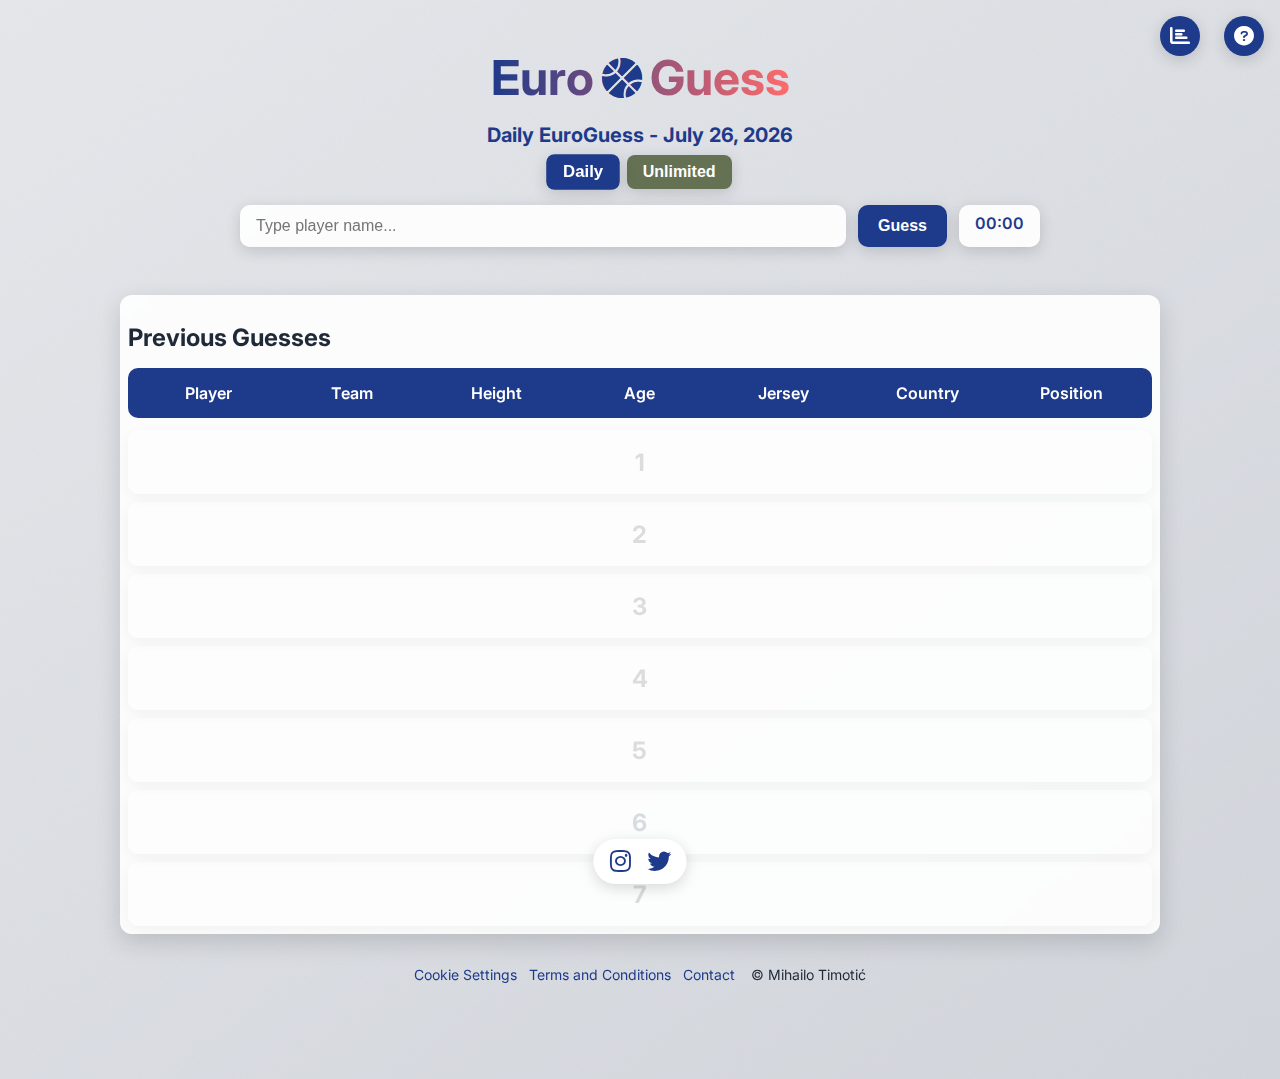
<file: index.html>
<!DOCTYPE html>
<html lang="en">
<head>
    <meta charset="UTF-8">
    <meta name="viewport" content="width=device-width, initial-scale=1.0">
    <title>EuroGuess</title>
    <link href="https://fonts.googleapis.com/css2?family=Inter:wght@400;500;700&display=swap" rel="stylesheet">
    <link rel="stylesheet" href="https://cdnjs.cloudflare.com/ajax/libs/font-awesome/6.0.0-beta3/css/all.min.css">
    <link rel="stylesheet" href="style.css">
</head>
<body>
    <div id="loader" class="loader">
        <div class="spinner"></div>
    </div>
    
    <button id="helpButton" class="help-button">
        <i class="fas fa-question-circle"></i>
    </button>

    <button id="statsButton" class="stats-button">
        <i class="fas fa-chart-bar"></i>
    </button>
    
    <div id="statsModal" class="modal">
        <div class="modal-content">
            <span class="close">&times;</span>
            <h2>Your Statistics</h2>
            <div id="statsContent">
                <p>Games Played: <span id="gamesPlayed">0</span></p>
                <p>Win Rate: <span id="winRate">0%</span></p>
                <p>Average Guesses: <span id="avgGuesses">0</span></p>
            </div>
        </div>
    </div>

    <div id="gameOverModal" class="modal">
        <div class="modal-content">
            <span class="close">&times;</span>
            <h2>Game Over!</h2>
            <p>You've used all 7 guesses.</p>
            <p>Today's player was: <strong><span id="revealPlayer"></span></strong></p>
            <p>Try again tomorrow!</p>
        </div>
    </div>

    <div id="unlimitedGameOverModal" class="modal">
        <div class="modal-content">
            <span class="close">&times;</span>
            <h2>Game Over!</h2>
            <p>You've used all 7 guesses.</p>
            <p>The player was: <strong><span id="revealUnlimitedPlayer"></span></strong></p>
            <button id="tryAgainButton" class="try-again-button">Try Again</button>
        </div>
    </div>


    <div id="helpModal" class="modal">
        <div class="modal-content">
            <span class="close">&times;</span>
            <h2>How to Play EuroGuess</h2>
            <p>Guess the EuroLeague player in 7 tries! After each guess, see how close you were.</p>
            <ul>
                <li><strong>Team:</strong> Current team.</li>
                <li><strong>Position:</strong> e.g., G, F, C.</li>
                <li><strong>Height:</strong> In cm.</li>
                <li><strong>Age:</strong> Player's age.</li>
                <li><strong>Country:</strong> Their origin.</li>
                <li><strong>Jersey:</strong> Their number.</li>
            </ul>
            <p><span class="correct-example">✅</span> = correct. <span class="incorrect-example">↑</span>/<span class="incorrect-example">↓</span> = higher/lower.</p>
            <p>The yellow box means you are within 3 units of the correct number, with the green box meaning you guessed the stat correctly!</p>
        </div>
    </div>

    <h1>Euro<i class="fas fa-basketball"></i>Guess</h1>
<h2 id="dailyChallenge">Daily EuroGuess - Loading...</h2>
    <div class="mode-toggle">
        <button id="dailyModeButton" class="active">Daily</button>
        <button id="unlimitedModeButton">Unlimited</button>
    </div>
<div class="input-container">
    <input type="text" id="playerInput" placeholder="Type player name..." oninput="showSuggestions()">
    <div class="autocomplete-suggestions" id="suggestions"></div>
    <button onclick="checkGuess()">Guess</button>
    <div id="timer">00:00</div>
</div>
    

    <div class="guess-container">
        <h2>Previous Guesses</h2>
        <div class="guess-header">
            <span data-short="Player">Player</span>
            <span data-short="Team">Team</span>
            <span data-short="Height">Height</span>
            <span data-short="Age">Age</span>
            <span data-short="Jersey">Jersey</span>
            <span data-short="Country">Country</span>
            <span data-short="Pos">Position</span>
        </div>
        <ul class="guess-list" id="guessList">
            <li class="empty-row"><span class="guess-number">1</span></li>
            <li class="empty-row"><span class="guess-number">2</span></li>
            <li class="empty-row"><span class="guess-number">3</span></li>
            <li class="empty-row"><span class="guess-number">4</span></li>
            <li class="empty-row"><span class="guess-number">5</span></li>
            <li class="empty-row"><span class="guess-number">6</span></li>
            <li class="empty-row"><span class="guess-number">7</span></li>
        </ul>
    </div>

    <div class="social-media">
        <a href="https://www.instagram.com/timotaa" target="_blank" class="social-icon">
            <i class="fab fa-instagram"></i>
        </a>
        <a href="https://www.twitter.com/timotaa_" target="_blank" class="social-icon">
            <i class="fab fa-twitter"></i>
        </a>
    </div>

    <footer>
        <div class="footer-content">
            <div class="legal-links">
                <a href="cookie-settings.html">Cookie Settings</a>
                <a href="terms-and-conditions.html">Terms and Conditions</a>
                <a href="contact.html">Contact</a>
            </div>
            <div class="copyright">
                © Mihailo Timotić
            </div>
        </div>
    </footer>

    <script src="script2.js"></script>
</body>
</html>
</file>
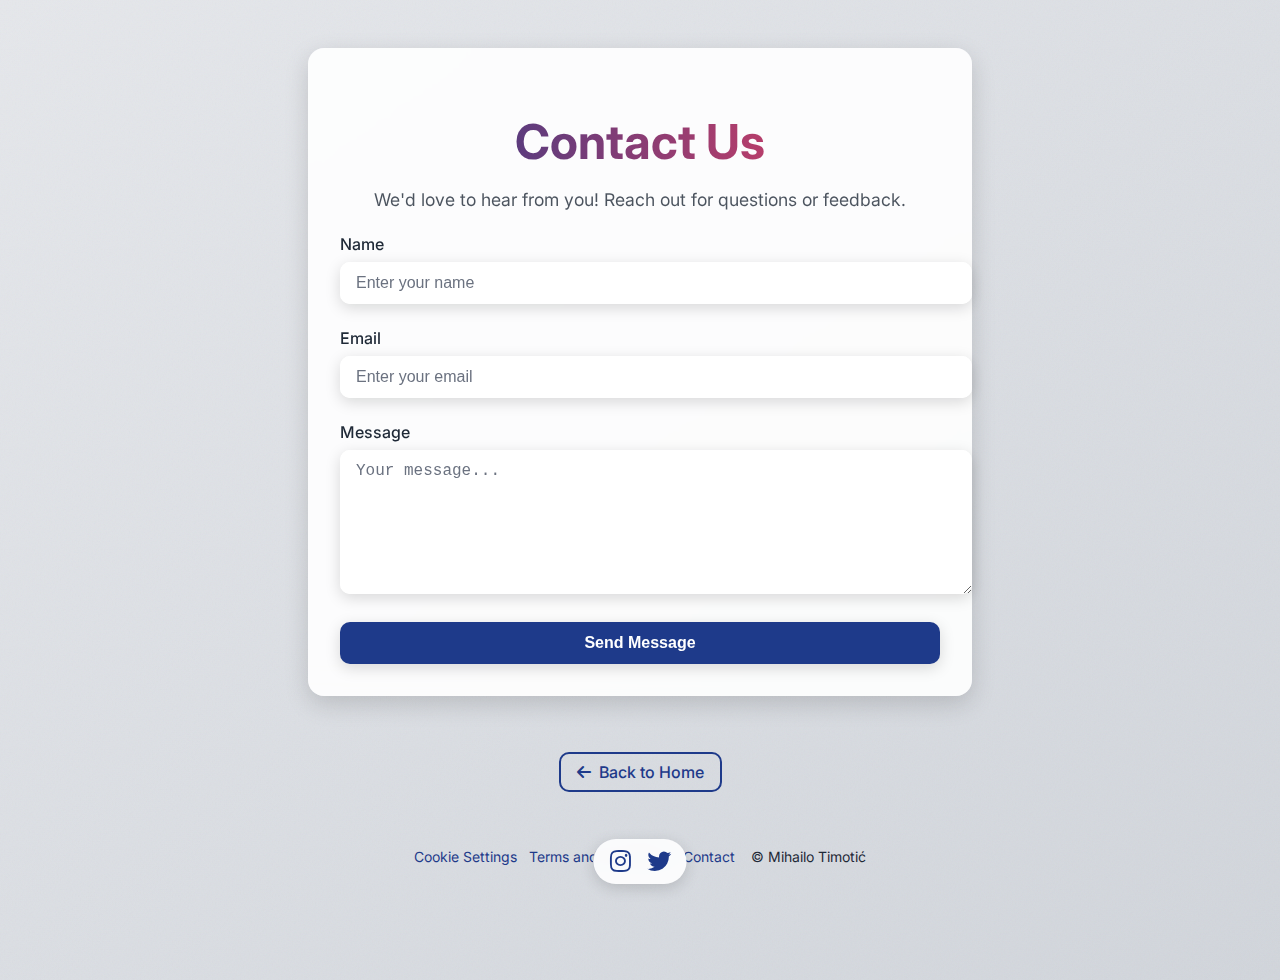
<file: contact.html>
<!DOCTYPE html>
<html lang="en">
<head>
    <meta charset="UTF-8">
    <meta name="viewport" content="width=device-width, initial-scale=1.0">
    <title>Contact Us</title>
    <link href="https://fonts.googleapis.com/css2?family=Inter:wght@400;500;700&display=swap" rel="stylesheet">
    <link rel="stylesheet" href="https://cdnjs.cloudflare.com/ajax/libs/font-awesome/6.0.0-beta3/css/all.min.css">
    <link rel="stylesheet" href="styles.css">
</head>
<body>
    <div class="contact-container">
        <div class="contact-header">
            <h1>Contact Us</h1>
            <p>We'd love to hear from you! Reach out for questions or feedback.</p>
        </div>

        <div class="contact-content">
            <form class="contact-form" id="contactForm">
                <div class="form-group">
                    <label for="name">Name</label>
                    <input type="text" id="name" name="name" placeholder="Enter your name" required>
                </div>
                <div class="form-group">
                    <label for="email">Email</label>
                    <input type="email" id="email" name="email" placeholder="Enter your email" required>
                </div>
                <div class="form-group">
                    <label for="message">Message</label>
                    <textarea id="message" name="message" placeholder="Your message..." rows="5" required></textarea>
                </div>
                <button type="submit" class="submit-button">Send Message</button>
            </form>
        </div>
    </div>

    <a href="index.html" class="back-to-home">
        <i class="fas fa-arrow-left"></i> Back to Home
    </a>

    <!-- Social Media Links (Matching ELWordle) -->
    <div class="social-media">
        <a href="https://www.instagram.com/timotaa" target="_blank" class="social-icon">
            <i class="fab fa-instagram"></i>
        </a>
        <a href="https://www.twitter.com/timotaa_" target="_blank" class="social-icon">
            <i class="fab fa-twitter"></i>
        </a>
    </div>

    <!-- Footer -->
    <footer>
        <div class="footer-content">
            <div class="legal-links">
                <a href="cookie-settings.html">Cookie Settings</a>
                <a href="terms-and-conditions.html">Terms and Conditions</a>
                <a href="contact.html">Contact</a>
            </div>
            <div class="copyright">
                © Mihailo Timotić
            </div>
        </div>
    </footer>

    <!-- JavaScript for Form Submission Feedback -->
    <script>
        document.getElementById('contactForm').addEventListener('submit', function(e) {
            e.preventDefault();
            const successDiv = document.createElement('div');
            successDiv.classList.add('success-message');
            successDiv.textContent = 'Message sent successfully!';
            document.body.appendChild(successDiv);
            setTimeout(() => successDiv.remove(), 3000);
            this.reset();
        });
    </script>
</body>
</html>
</file>
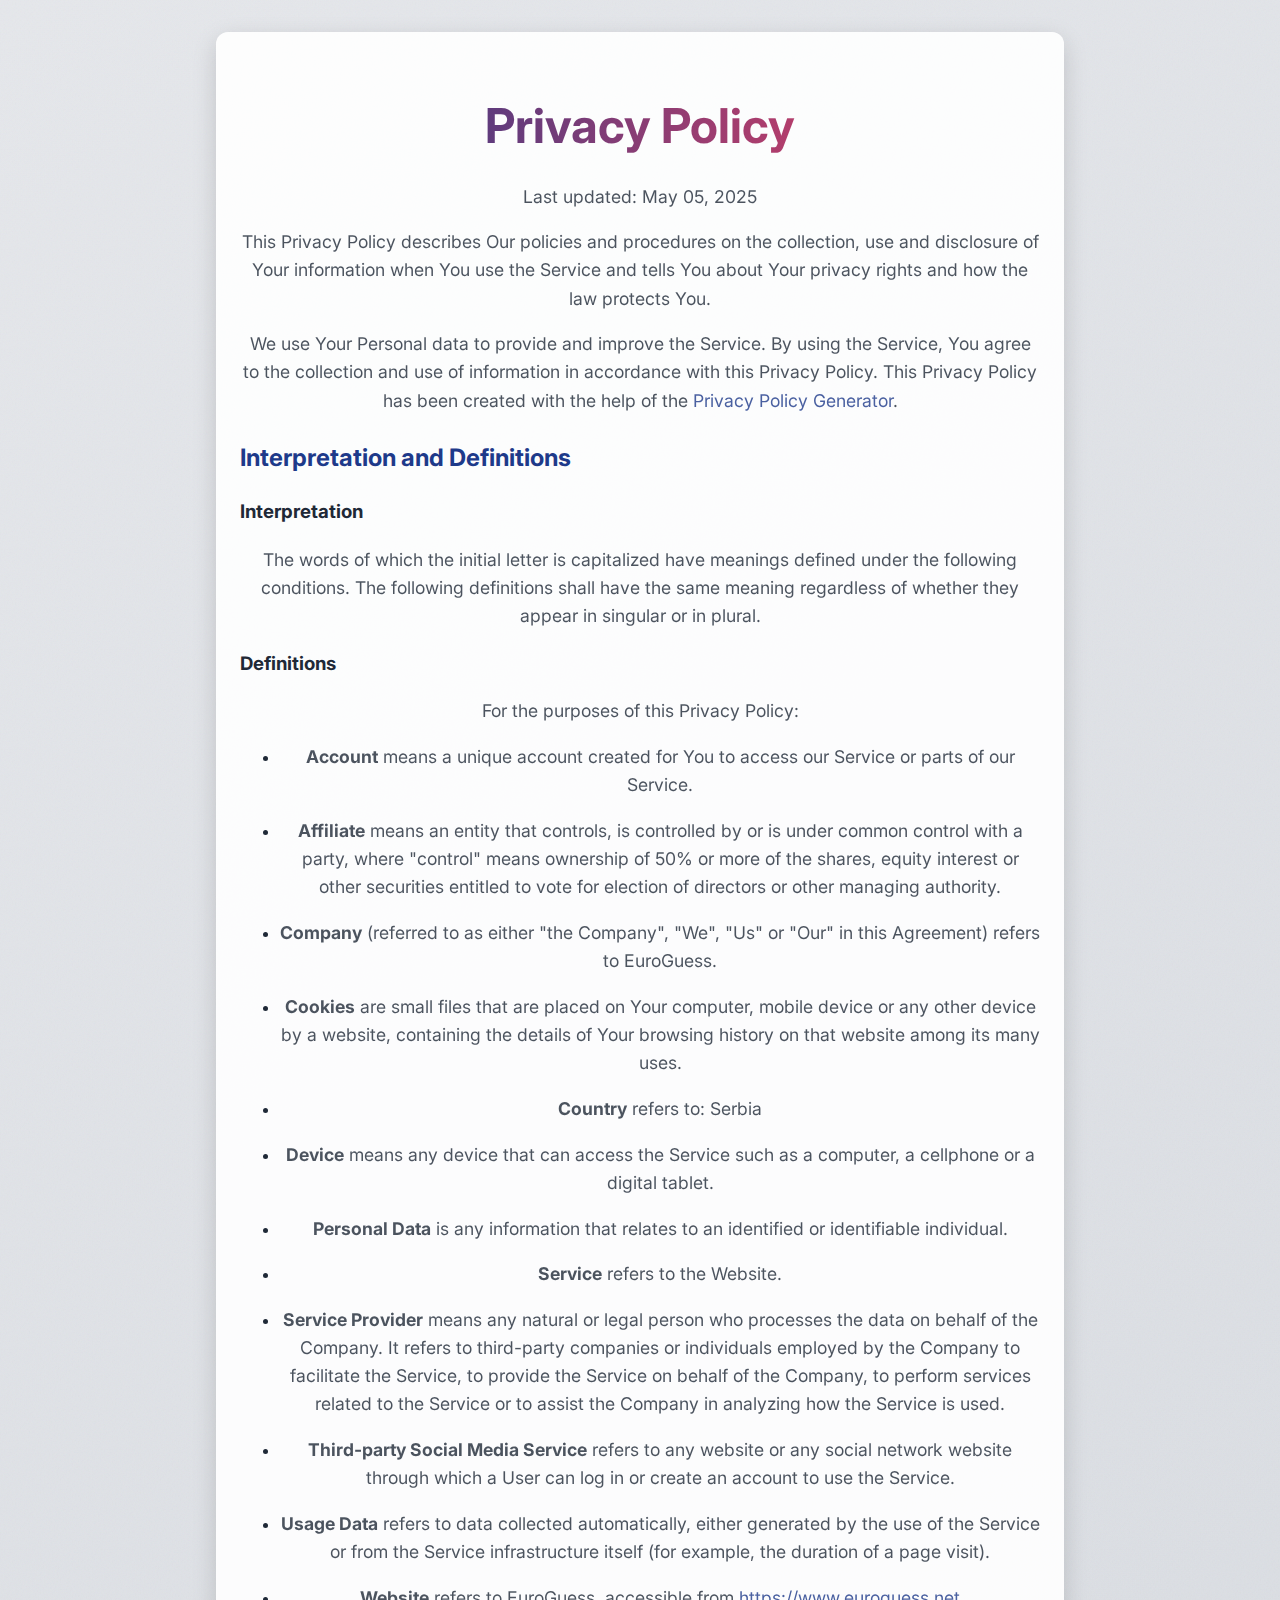
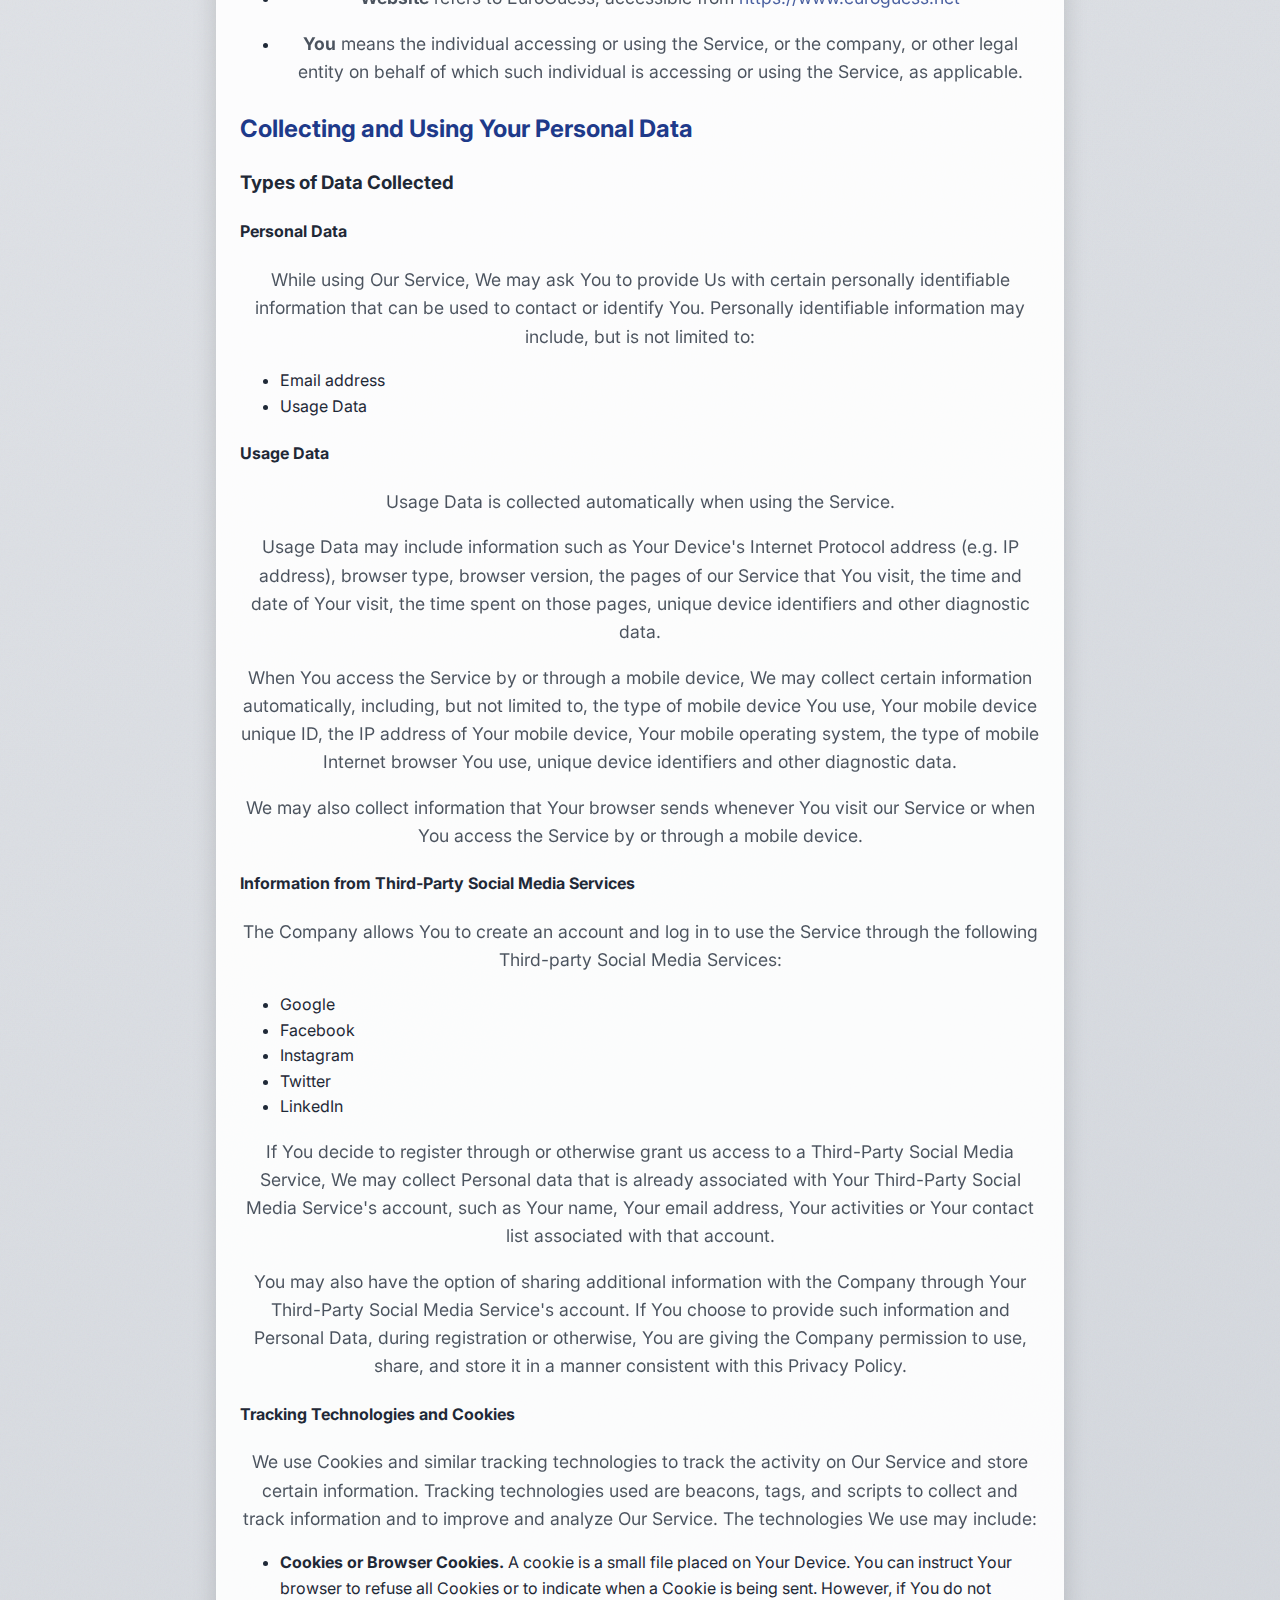
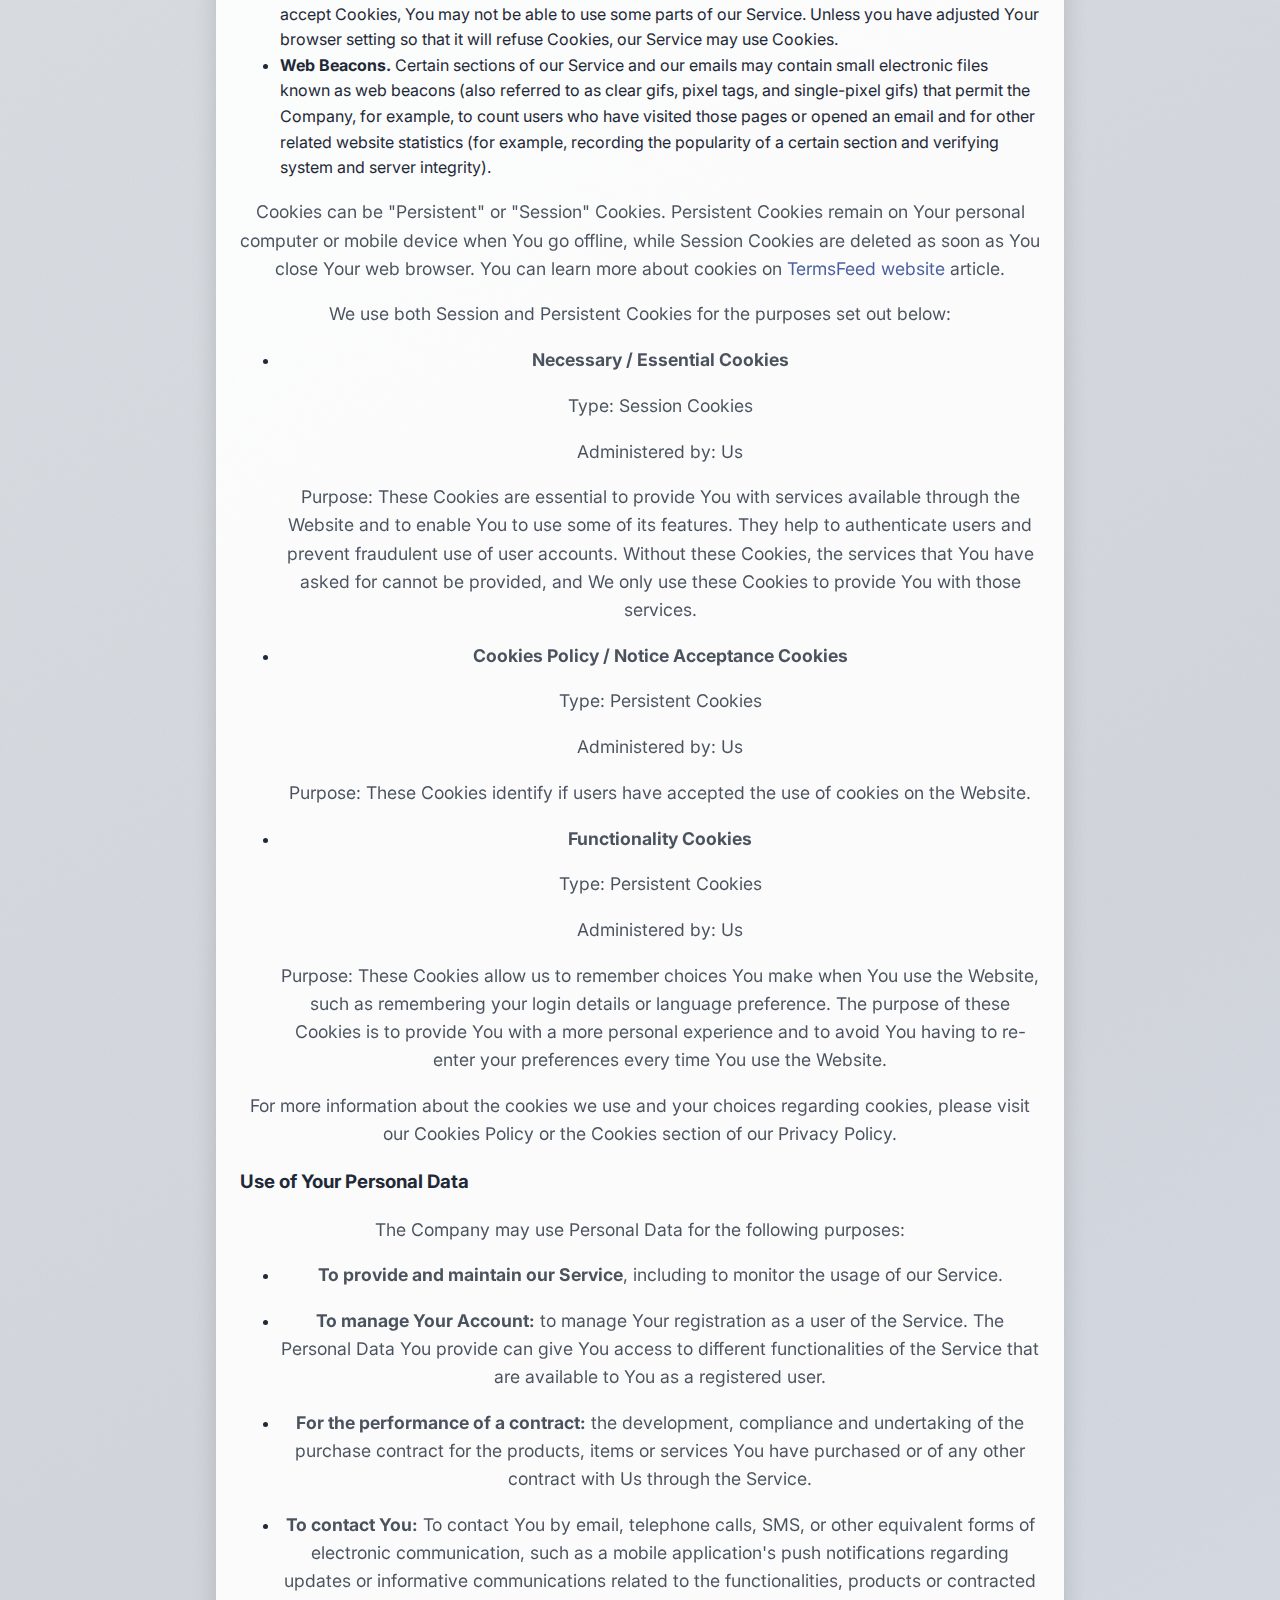
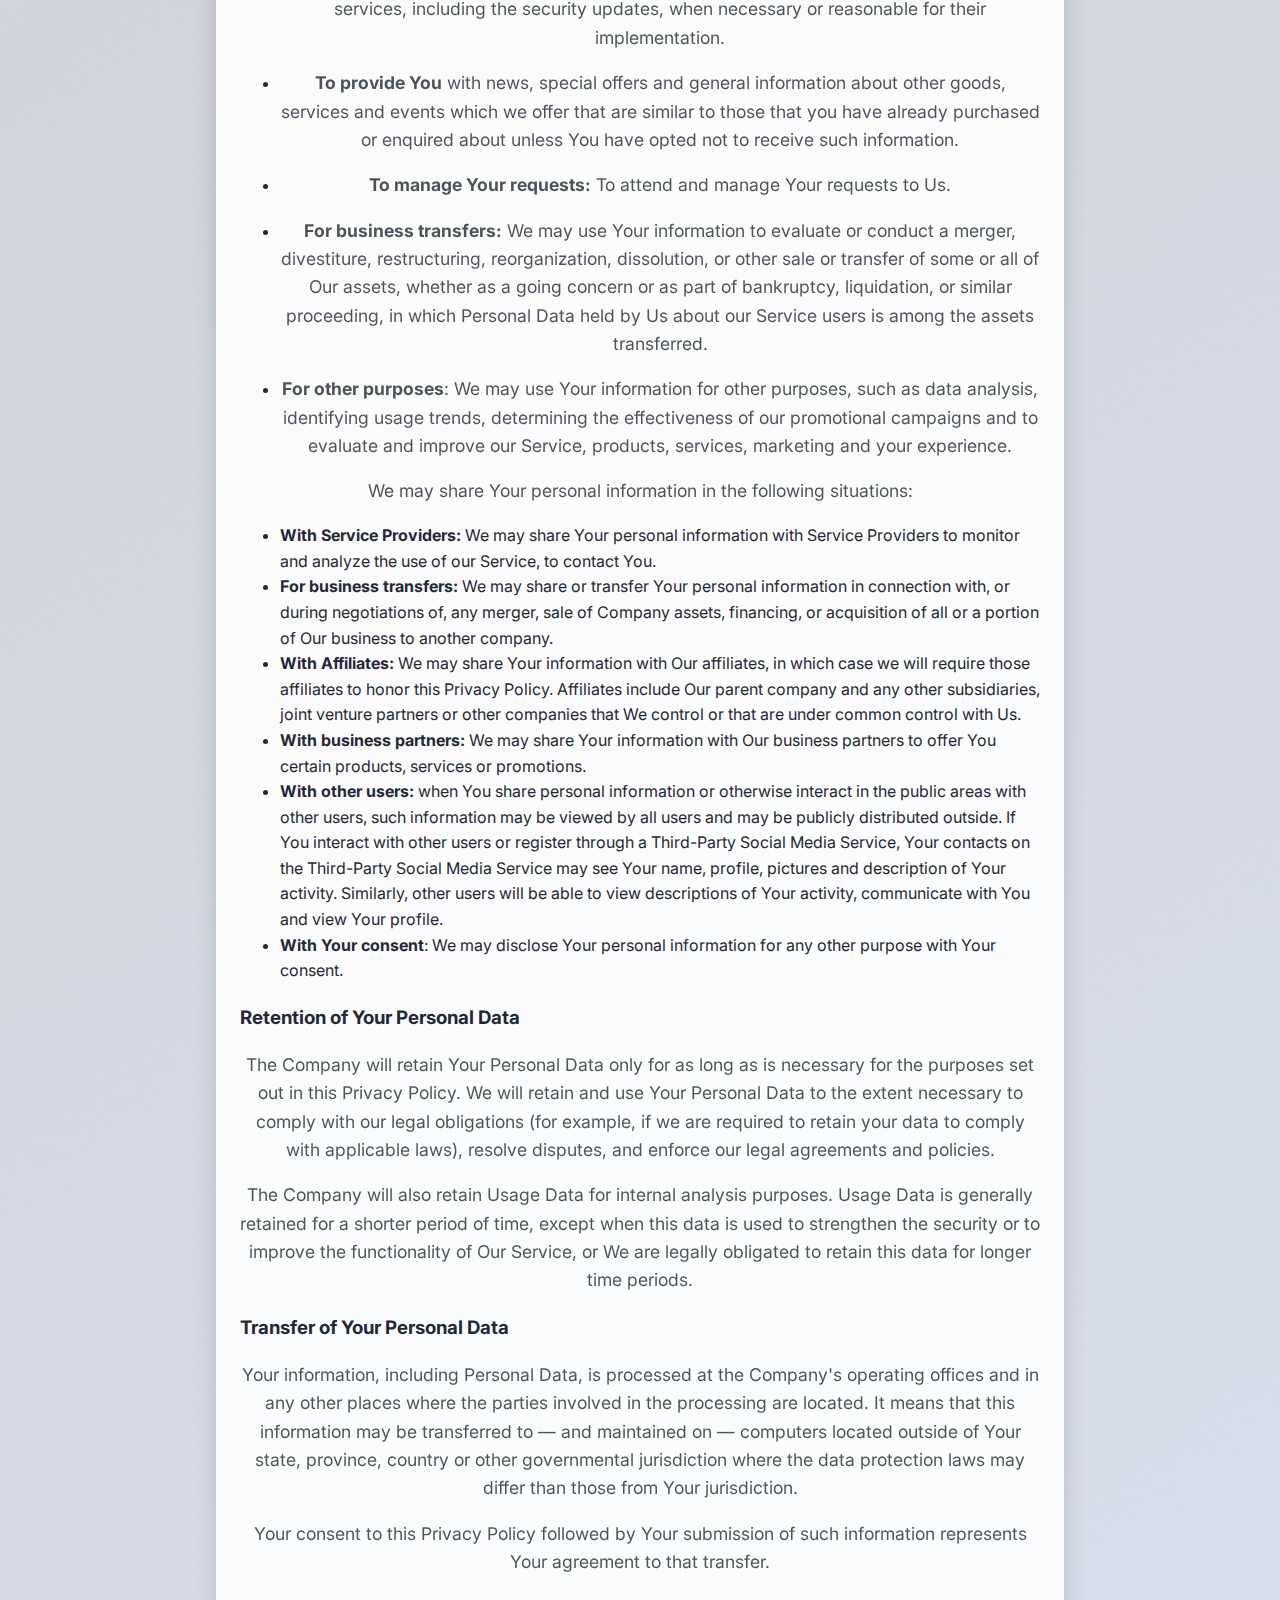
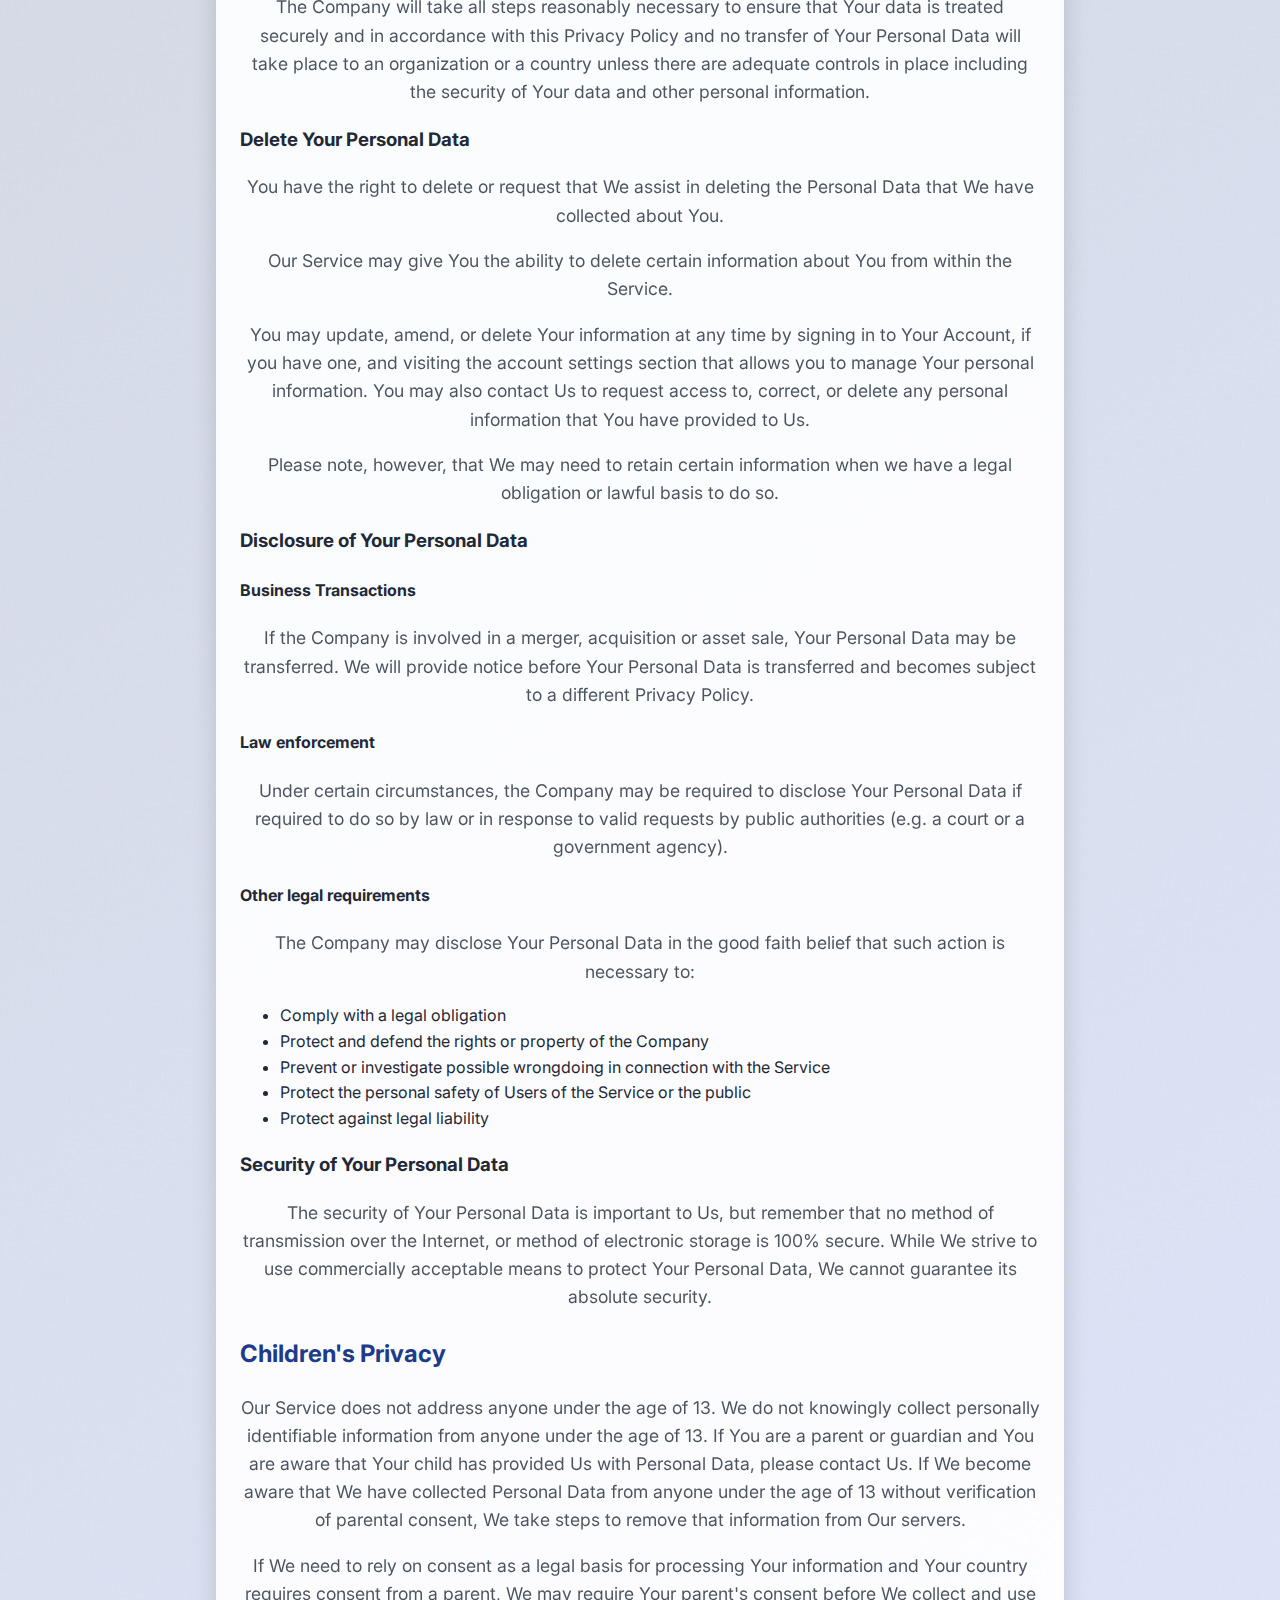
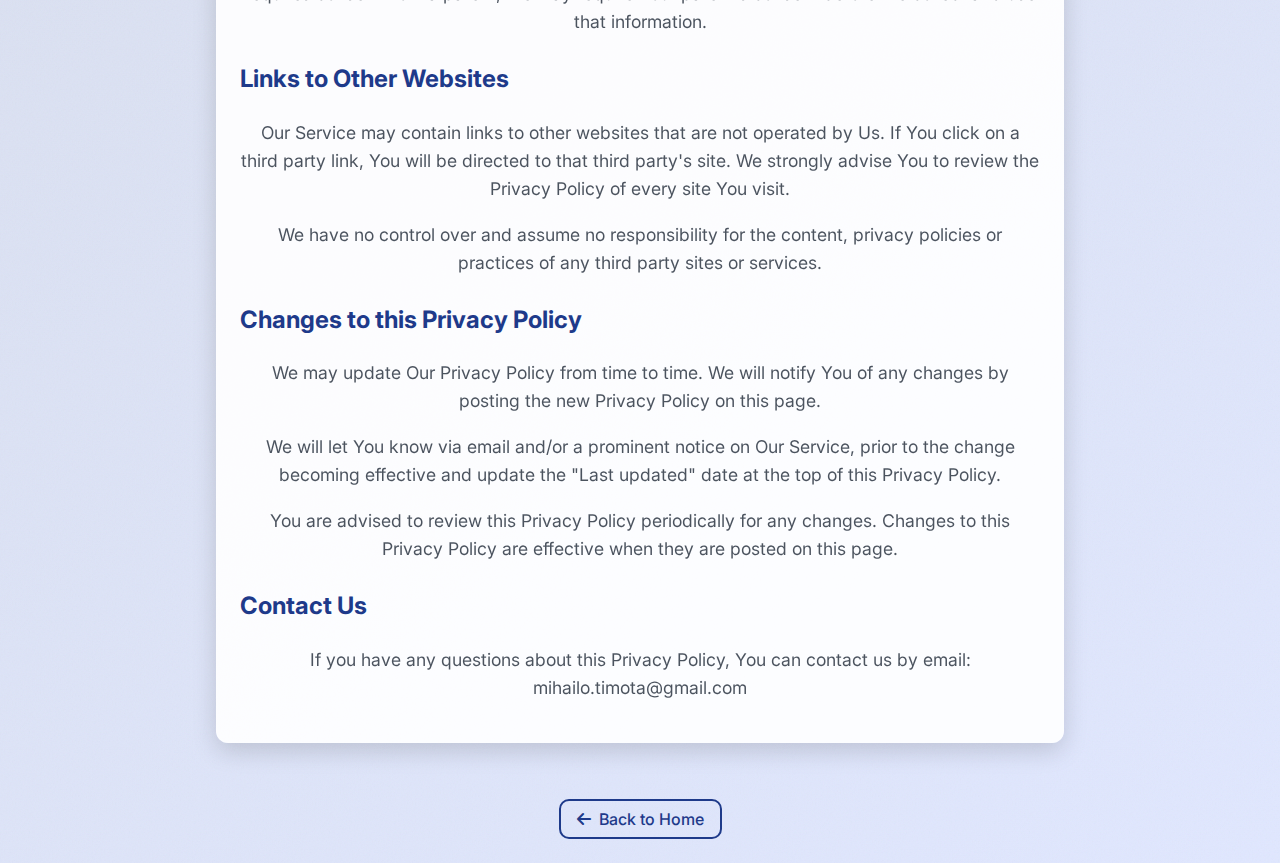
<file: privacy-policy.html>
<!DOCTYPE html>
<html lang="en">
<head>
    <meta charset="UTF-8">
    <meta name="viewport" content="width=device-width, initial-scale=1.0">
    <title>Privacy Policy</title>
    <link href="https://fonts.googleapis.com/css2?family=Inter:wght@400;500;700&display=swap" rel="stylesheet">
    <link rel="stylesheet" href="https://cdnjs.cloudflare.com/ajax/libs/font-awesome/6.0.0-beta3/css/all.min.css">
    <link rel="stylesheet" href="styles.css">
    <style>
        body {
            background: linear-gradient(145deg, #e5e7eb 0%, #d1d5db 50%, #e0e7ff 100%);
            min-height: 100vh;
            margin: 0;
            padding: 0;
            display: flex;
            flex-direction: column;
            align-items: center;
            font-family: 'Inter', sans-serif;
        }

        .terms-container {
            width: 100%;
            max-width: 800px;
            margin: 2rem auto;
            padding: 1.5rem;
            background: var(--card-bg);
            border-radius: 12px;
            box-shadow: 0 8px 25px var(--card-shadow);
            color: var(--text);
        }

        .terms-header {
            text-align: center;
            margin-bottom: 2rem;
        }

        .terms-header h1 {
            font-size: clamp(1.5rem, 5vw, 2.5rem);
            color: var(--primary);
            margin-bottom: 0.5rem;
        }

        .terms-header p {
            font-size: clamp(0.875rem, 2.5vw, 1rem);
            color: var(--text);
        }

        .terms-content {
            font-size: clamp(0.875rem, 2.5vw, 1rem);
            line-height: 1.6;
            color: var(--text);
        }

        .terms-content h2 {
            color: var(--primary);
            margin-top: 1.5rem;
            font-size: clamp(1.25rem, 4vw, 1.5rem);
        }

        .terms-content a {
            color: var(--primary);
            text-decoration: none;
            transition: color 0.3s ease;
        }

        .terms-content a:hover {
            color: var(--accent);
        }


        .social-media {
            display: flex;
            justify-content: center;
            gap: 1rem;
            margin: 1rem 0;
        }

        .social-icon {
            color: var(--primary);
            font-size: 1.5rem;
            transition: color 0.3s ease;
        }

        .social-icon:hover {
            color: var(--accent);
        }

        footer {
            margin-top: auto;
            padding: 1rem 0;
            width: 100%;
            text-align: center;
        }

        .footer-content {
            display: flex;
            flex-direction: column;
            align-items: center;
            gap: 0.5rem;
        }

        .legal-links a {
            color: var(--primary);
            text-decoration: none;
            font-size: clamp(0.875rem, 2.5vw, 1rem);
            margin: 0 0.5rem;
            transition: color 0.3s ease;
        }

        .legal-links a:hover {
            color: var(--accent);
        }

        .copyright {
            font-size: clamp(0.75rem, 2vw, 0.875rem);
            color: rgba(255, 255, 255, 0.7);
        }

        @media (max-width: 480px) {
            .terms-container {
                margin: 1rem;
                padding: 1rem;
            }

            .terms-header h1 {
                font-size: clamp(1.25rem, 4vw, 2rem);
            }
        }
    </style>
</head>
<body>
    <div class="terms-container">
        <div class="terms-header">

        </div>

        <div class="terms-content">
                        <h1>Privacy Policy</h1>
            <p>Last updated: May 05, 2025</p>
<p>This Privacy Policy describes Our policies and procedures on the collection, use and disclosure of Your information when You use the Service and tells You about Your privacy rights and how the law protects You.</p>
<p>We use Your Personal data to provide and improve the Service. By using the Service, You agree to the collection and use of information in accordance with this Privacy Policy. This Privacy Policy has been created with the help of the <a href="https://www.termsfeed.com/privacy-policy-generator/" target="_blank">Privacy Policy Generator</a>.</p>
<h2>Interpretation and Definitions</h2>
<h3>Interpretation</h3>
<p>The words of which the initial letter is capitalized have meanings defined under the following conditions. The following definitions shall have the same meaning regardless of whether they appear in singular or in plural.</p>
<h3>Definitions</h3>
<p>For the purposes of this Privacy Policy:</p>
<ul>
<li>
<p><strong>Account</strong> means a unique account created for You to access our Service or parts of our Service.</p>
</li>
<li>
<p><strong>Affiliate</strong> means an entity that controls, is controlled by or is under common control with a party, where &quot;control&quot; means ownership of 50% or more of the shares, equity interest or other securities entitled to vote for election of directors or other managing authority.</p>
</li>
<li>
<p><strong>Company</strong> (referred to as either &quot;the Company&quot;, &quot;We&quot;, &quot;Us&quot; or &quot;Our&quot; in this Agreement) refers to EuroGuess.</p>
</li>
<li>
<p><strong>Cookies</strong> are small files that are placed on Your computer, mobile device or any other device by a website, containing the details of Your browsing history on that website among its many uses.</p>
</li>
<li>
<p><strong>Country</strong> refers to:  Serbia</p>
</li>
<li>
<p><strong>Device</strong> means any device that can access the Service such as a computer, a cellphone or a digital tablet.</p>
</li>
<li>
<p><strong>Personal Data</strong> is any information that relates to an identified or identifiable individual.</p>
</li>
<li>
<p><strong>Service</strong> refers to the Website.</p>
</li>
<li>
<p><strong>Service Provider</strong> means any natural or legal person who processes the data on behalf of the Company. It refers to third-party companies or individuals employed by the Company to facilitate the Service, to provide the Service on behalf of the Company, to perform services related to the Service or to assist the Company in analyzing how the Service is used.</p>
</li>
<li>
<p><strong>Third-party Social Media Service</strong> refers to any website or any social network website through which a User can log in or create an account to use the Service.</p>
</li>
<li>
<p><strong>Usage Data</strong> refers to data collected automatically, either generated by the use of the Service or from the Service infrastructure itself (for example, the duration of a page visit).</p>
</li>
<li>
<p><strong>Website</strong> refers to EuroGuess, accessible from <a href="https://www.euroguess.net" rel="external nofollow noopener" target="_blank">https://www.euroguess.net</a></p>
</li>
<li>
<p><strong>You</strong> means the individual accessing or using the Service, or the company, or other legal entity on behalf of which such individual is accessing or using the Service, as applicable.</p>
</li>
</ul>
<h2>Collecting and Using Your Personal Data</h2>
<h3>Types of Data Collected</h3>
<h4>Personal Data</h4>
<p>While using Our Service, We may ask You to provide Us with certain personally identifiable information that can be used to contact or identify You. Personally identifiable information may include, but is not limited to:</p>
<ul>
<li>
Email address
</li>
<li>
Usage Data
</li>
</ul>
<h4>Usage Data</h4>
<p>Usage Data is collected automatically when using the Service.</p>
<p>Usage Data may include information such as Your Device's Internet Protocol address (e.g. IP address), browser type, browser version, the pages of our Service that You visit, the time and date of Your visit, the time spent on those pages, unique device identifiers and other diagnostic data.</p>
<p>When You access the Service by or through a mobile device, We may collect certain information automatically, including, but not limited to, the type of mobile device You use, Your mobile device unique ID, the IP address of Your mobile device, Your mobile operating system, the type of mobile Internet browser You use, unique device identifiers and other diagnostic data.</p>
<p>We may also collect information that Your browser sends whenever You visit our Service or when You access the Service by or through a mobile device.</p>
<h4>Information from Third-Party Social Media Services</h4>
<p>The Company allows You to create an account and log in to use the Service through the following Third-party Social Media Services:</p>
<ul>
<li>Google</li>
<li>Facebook</li>
<li>Instagram</li>
<li>Twitter</li>
<li>LinkedIn</li>
</ul>
<p>If You decide to register through or otherwise grant us access to a Third-Party Social Media Service, We may collect Personal data that is already associated with Your Third-Party Social Media Service's account, such as Your name, Your email address, Your activities or Your contact list associated with that account.</p>
<p>You may also have the option of sharing additional information with the Company through Your Third-Party Social Media Service's account. If You choose to provide such information and Personal Data, during registration or otherwise, You are giving the Company permission to use, share, and store it in a manner consistent with this Privacy Policy.</p>
<h4>Tracking Technologies and Cookies</h4>
<p>We use Cookies and similar tracking technologies to track the activity on Our Service and store certain information. Tracking technologies used are beacons, tags, and scripts to collect and track information and to improve and analyze Our Service. The technologies We use may include:</p>
<ul>
<li><strong>Cookies or Browser Cookies.</strong> A cookie is a small file placed on Your Device. You can instruct Your browser to refuse all Cookies or to indicate when a Cookie is being sent. However, if You do not accept Cookies, You may not be able to use some parts of our Service. Unless you have adjusted Your browser setting so that it will refuse Cookies, our Service may use Cookies.</li>
<li><strong>Web Beacons.</strong> Certain sections of our Service and our emails may contain small electronic files known as web beacons (also referred to as clear gifs, pixel tags, and single-pixel gifs) that permit the Company, for example, to count users who have visited those pages or opened an email and for other related website statistics (for example, recording the popularity of a certain section and verifying system and server integrity).</li>
</ul>
<p>Cookies can be &quot;Persistent&quot; or &quot;Session&quot; Cookies. Persistent Cookies remain on Your personal computer or mobile device when You go offline, while Session Cookies are deleted as soon as You close Your web browser. You can learn more about cookies on <a href="https://www.termsfeed.com/blog/cookies/#What_Are_Cookies" target="_blank">TermsFeed website</a> article.</p>
<p>We use both Session and Persistent Cookies for the purposes set out below:</p>
<ul>
<li>
<p><strong>Necessary / Essential Cookies</strong></p>
<p>Type: Session Cookies</p>
<p>Administered by: Us</p>
<p>Purpose: These Cookies are essential to provide You with services available through the Website and to enable You to use some of its features. They help to authenticate users and prevent fraudulent use of user accounts. Without these Cookies, the services that You have asked for cannot be provided, and We only use these Cookies to provide You with those services.</p>
</li>
<li>
<p><strong>Cookies Policy / Notice Acceptance Cookies</strong></p>
<p>Type: Persistent Cookies</p>
<p>Administered by: Us</p>
<p>Purpose: These Cookies identify if users have accepted the use of cookies on the Website.</p>
</li>
<li>
<p><strong>Functionality Cookies</strong></p>
<p>Type: Persistent Cookies</p>
<p>Administered by: Us</p>
<p>Purpose: These Cookies allow us to remember choices You make when You use the Website, such as remembering your login details or language preference. The purpose of these Cookies is to provide You with a more personal experience and to avoid You having to re-enter your preferences every time You use the Website.</p>
</li>
</ul>
<p>For more information about the cookies we use and your choices regarding cookies, please visit our Cookies Policy or the Cookies section of our Privacy Policy.</p>
<h3>Use of Your Personal Data</h3>
<p>The Company may use Personal Data for the following purposes:</p>
<ul>
<li>
<p><strong>To provide and maintain our Service</strong>, including to monitor the usage of our Service.</p>
</li>
<li>
<p><strong>To manage Your Account:</strong> to manage Your registration as a user of the Service. The Personal Data You provide can give You access to different functionalities of the Service that are available to You as a registered user.</p>
</li>
<li>
<p><strong>For the performance of a contract:</strong> the development, compliance and undertaking of the purchase contract for the products, items or services You have purchased or of any other contract with Us through the Service.</p>
</li>
<li>
<p><strong>To contact You:</strong> To contact You by email, telephone calls, SMS, or other equivalent forms of electronic communication, such as a mobile application's push notifications regarding updates or informative communications related to the functionalities, products or contracted services, including the security updates, when necessary or reasonable for their implementation.</p>
</li>
<li>
<p><strong>To provide You</strong> with news, special offers and general information about other goods, services and events which we offer that are similar to those that you have already purchased or enquired about unless You have opted not to receive such information.</p>
</li>
<li>
<p><strong>To manage Your requests:</strong> To attend and manage Your requests to Us.</p>
</li>
<li>
<p><strong>For business transfers:</strong> We may use Your information to evaluate or conduct a merger, divestiture, restructuring, reorganization, dissolution, or other sale or transfer of some or all of Our assets, whether as a going concern or as part of bankruptcy, liquidation, or similar proceeding, in which Personal Data held by Us about our Service users is among the assets transferred.</p>
</li>
<li>
<p><strong>For other purposes</strong>: We may use Your information for other purposes, such as data analysis, identifying usage trends, determining the effectiveness of our promotional campaigns and to evaluate and improve our Service, products, services, marketing and your experience.</p>
</li>
</ul>
<p>We may share Your personal information in the following situations:</p>
<ul>
<li><strong>With Service Providers:</strong> We may share Your personal information with Service Providers to monitor and analyze the use of our Service,  to contact You.</li>
<li><strong>For business transfers:</strong> We may share or transfer Your personal information in connection with, or during negotiations of, any merger, sale of Company assets, financing, or acquisition of all or a portion of Our business to another company.</li>
<li><strong>With Affiliates:</strong> We may share Your information with Our affiliates, in which case we will require those affiliates to honor this Privacy Policy. Affiliates include Our parent company and any other subsidiaries, joint venture partners or other companies that We control or that are under common control with Us.</li>
<li><strong>With business partners:</strong> We may share Your information with Our business partners to offer You certain products, services or promotions.</li>
<li><strong>With other users:</strong> when You share personal information or otherwise interact in the public areas with other users, such information may be viewed by all users and may be publicly distributed outside. If You interact with other users or register through a Third-Party Social Media Service, Your contacts on the Third-Party Social Media Service may see Your name, profile, pictures and description of Your activity. Similarly, other users will be able to view descriptions of Your activity, communicate with You and view Your profile.</li>
<li><strong>With Your consent</strong>: We may disclose Your personal information for any other purpose with Your consent.</li>
</ul>
<h3>Retention of Your Personal Data</h3>
<p>The Company will retain Your Personal Data only for as long as is necessary for the purposes set out in this Privacy Policy. We will retain and use Your Personal Data to the extent necessary to comply with our legal obligations (for example, if we are required to retain your data to comply with applicable laws), resolve disputes, and enforce our legal agreements and policies.</p>
<p>The Company will also retain Usage Data for internal analysis purposes. Usage Data is generally retained for a shorter period of time, except when this data is used to strengthen the security or to improve the functionality of Our Service, or We are legally obligated to retain this data for longer time periods.</p>
<h3>Transfer of Your Personal Data</h3>
<p>Your information, including Personal Data, is processed at the Company's operating offices and in any other places where the parties involved in the processing are located. It means that this information may be transferred to — and maintained on — computers located outside of Your state, province, country or other governmental jurisdiction where the data protection laws may differ than those from Your jurisdiction.</p>
<p>Your consent to this Privacy Policy followed by Your submission of such information represents Your agreement to that transfer.</p>
<p>The Company will take all steps reasonably necessary to ensure that Your data is treated securely and in accordance with this Privacy Policy and no transfer of Your Personal Data will take place to an organization or a country unless there are adequate controls in place including the security of Your data and other personal information.</p>
<h3>Delete Your Personal Data</h3>
<p>You have the right to delete or request that We assist in deleting the Personal Data that We have collected about You.</p>
<p>Our Service may give You the ability to delete certain information about You from within the Service.</p>
<p>You may update, amend, or delete Your information at any time by signing in to Your Account, if you have one, and visiting the account settings section that allows you to manage Your personal information. You may also contact Us to request access to, correct, or delete any personal information that You have provided to Us.</p>
<p>Please note, however, that We may need to retain certain information when we have a legal obligation or lawful basis to do so.</p>
<h3>Disclosure of Your Personal Data</h3>
<h4>Business Transactions</h4>
<p>If the Company is involved in a merger, acquisition or asset sale, Your Personal Data may be transferred. We will provide notice before Your Personal Data is transferred and becomes subject to a different Privacy Policy.</p>
<h4>Law enforcement</h4>
<p>Under certain circumstances, the Company may be required to disclose Your Personal Data if required to do so by law or in response to valid requests by public authorities (e.g. a court or a government agency).</p>
<h4>Other legal requirements</h4>
<p>The Company may disclose Your Personal Data in the good faith belief that such action is necessary to:</p>
<ul>
<li>Comply with a legal obligation</li>
<li>Protect and defend the rights or property of the Company</li>
<li>Prevent or investigate possible wrongdoing in connection with the Service</li>
<li>Protect the personal safety of Users of the Service or the public</li>
<li>Protect against legal liability</li>
</ul>
<h3>Security of Your Personal Data</h3>
<p>The security of Your Personal Data is important to Us, but remember that no method of transmission over the Internet, or method of electronic storage is 100% secure. While We strive to use commercially acceptable means to protect Your Personal Data, We cannot guarantee its absolute security.</p>
<h2>Children's Privacy</h2>
<p>Our Service does not address anyone under the age of 13. We do not knowingly collect personally identifiable information from anyone under the age of 13. If You are a parent or guardian and You are aware that Your child has provided Us with Personal Data, please contact Us. If We become aware that We have collected Personal Data from anyone under the age of 13 without verification of parental consent, We take steps to remove that information from Our servers.</p>
<p>If We need to rely on consent as a legal basis for processing Your information and Your country requires consent from a parent, We may require Your parent's consent before We collect and use that information.</p>
<h2>Links to Other Websites</h2>
<p>Our Service may contain links to other websites that are not operated by Us. If You click on a third party link, You will be directed to that third party's site. We strongly advise You to review the Privacy Policy of every site You visit.</p>
<p>We have no control over and assume no responsibility for the content, privacy policies or practices of any third party sites or services.</p>
<h2>Changes to this Privacy Policy</h2>
<p>We may update Our Privacy Policy from time to time. We will notify You of any changes by posting the new Privacy Policy on this page.</p>
<p>We will let You know via email and/or a prominent notice on Our Service, prior to the change becoming effective and update the &quot;Last updated&quot; date at the top of this Privacy Policy.</p>
<p>You are advised to review this Privacy Policy periodically for any changes. Changes to this Privacy Policy are effective when they are posted on this page.</p>
<h2>Contact Us</h2>
<p>If you have any questions about this Privacy Policy, You can contact us by email: mihailo.timota@gmail.com</p>
        </div>
    </div>

    <a href="index.html" class="back-to-home">
        <i class="fas fa-arrow-left"></i> Back to Home
    </a>

</body>
</html>
</file>
<file: style.css>
:root {
    --background: #e5e7eb;
    --primary: #1e3a8a;
    --secondary: #657153;
    --accent: #ff6b6b;
    --text: #1f2937;
    --card-bg: rgba(255, 255, 255, 0.9);
    --card-shadow: rgba(0, 0, 0, 0.15);
    --glass-blur: blur(12px);
}

body {
    font-family: 'Inter', sans-serif;
    background: linear-gradient(145deg, #e5e7eb 0%, #d1d5db 50%, #e0e7ff 100%);
    background-size: 200% 200%;
    animation: gradientShift 15s ease infinite;
    color: var(--text);
    min-height: 100vh;
    margin: 0;
    padding: 1rem;
    display: flex;
    flex-direction: column;
    align-items: center;
    overflow-x: hidden;
    position: relative;
    padding-bottom: 4rem;
}

body::before {
    content: '';
    position: absolute;
    top: 0;
    left: 0;
    width: 100%;
    height: 100%;
    background: url('data:image/svg+xml,%3Csvg xmlns="http://www.w3.org/2000/svg" width="100" height="100" opacity="0.05"%3E%3Cfilter id="noise"%3E%3CfeTurbulence type="fractalNoise" baseFrequency="0.65" numOctaves="3" stitchTiles="stitch"/%3E%3C/filter%3E%3Crect width="100%" height="100%" filter="url(%23noise)"/%3E%3C/svg%3E');
    pointer-events: none;
    z-index: -1;
}

@keyframes gradientShift {
    0% { background-position: 0% 0%; }
    50% { background-position: 100% 100%; }
    100% { background-position: 0% 0%; }
}

h1 {
    font-size: clamp(2rem, 5vw, 3rem);
    font-weight: 700;
    color: var(--primary);
    margin-bottom: 1.5rem;
    background: linear-gradient(to right, var(--primary), var(--accent));
    -webkit-background-clip: text;
    background-clip: text;
    color: transparent;
    text-align: center;
    display: flex;
    align-items: center;
    justify-content: center;
    gap: 0.5rem;
}

h1 i.fas.fa-basketball {
    font-size: clamp(1.5rem, 4vw, 2.5rem);
    color: var(--primary);
    background: none;
    -webkit-background-clip: initial;
    background-clip: initial;
}

h2 {
    font-size: clamp(1.25rem, 4vw, 1.5rem);
    margin-bottom: 1rem;
}

#dailyChallenge {
    font-size: clamp(1rem, 3vw, 1.25rem);
    color: var(--primary);
    margin-top: -0.5rem;
    margin-bottom: 0.5rem;
    text-align: center;
}

.input-container {
    display: flex;
    flex-wrap: wrap;
    gap: 0.75rem;
    width: 100%;
    max-width: 800px;
    margin-bottom: 1.5rem;
    justify-content: center;
    position: relative;
}

input {
    padding: 0.75rem 1rem;
    font-size: 1rem;
    border-radius: 10px;
    border: none;
    flex: 1;
    min-width: 200px;
    background: var(--card-bg);
    backdrop-filter: var(--glass-blur);
    color: var(--text);
    box-shadow: 0 4px 15px var(--card-shadow);
    transition: all 0.3s ease;
}

input:focus {
    outline: none;
    box-shadow: 0 0 0 3px rgba(30, 58, 138, 0.3);
}

.autocomplete-suggestions {
    position: absolute;
    top: calc(100% + 0.25rem);
    left: 0;
    width: 100%;
    max-width: 100%;
    background: var(--card-bg);
    backdrop-filter: var(--glass-blur);
    border-radius: 10px;
    max-height: 180px;
    overflow-y: auto;
    box-shadow: 0 8px 20px var(--card-shadow);
    z-index: 1000;
}

.autocomplete-suggestion {
    padding: 0.5rem 1rem;
    cursor: pointer;
    transition: all 0.2s ease;
}

.autocomplete-suggestion:hover {
    background: var(--secondary);
    filter: brightness(0.9);
    color: #fff;
}

button {
    padding: 0.75rem 1.25rem;
    font-size: 1rem;
    font-weight: 600;
    border-radius: 10px;
    border: none;
    background: var(--primary);
    color: #fff;
    cursor: pointer;
    box-shadow: 0 4px 15px var(--card-shadow);
    transition: all 0.3s ease;
}

button:hover {
    background: var(--accent);
    transform: translateY(-2px);
}

#timer {
    font-size: 1rem;
    font-weight: 600;
    color: var(--primary);
    padding: 0.5rem 1rem;
    background: var(--card-bg);
    border-radius: 10px;
    box-shadow: 0 4px 15px var(--card-shadow);
}

.guess-container {
    width: 100%;
    max-width: 82%;
    background: var(--card-bg);
    backdrop-filter: var(--glass-blur);
    padding: 0.5rem;
    border-radius: 12px;
    box-shadow: 0 8px 25px var(--card-shadow);
    margin-top: 1.5rem;
    overflow-x: hidden;
    overflow-y: hidden;
}

.guess-container.reset-animate {
    animation: resetPulse 0.4s ease-in-out forwards;
}

@keyframes resetPulse {
    0% {
        opacity: 0.8;
        transform: scale(0.98);
    }
    50% {
        opacity: 0.9;
        transform: scale(1.02);
    }
    100% {
        opacity: 1;
        transform: scale(1);
    }
}

.guess-header,
.guess-list li {
    display: grid;
    grid-template-columns: minmax(120px, 1fr) minmax(100px, 1fr) minmax(80px, 1fr) minmax(80px, 1fr) minmax(80px, 1fr) minmax(100px, 1fr) minmax(80px, 1fr);
    gap: 0.5rem;
    padding: 0.75rem;
    min-width: 0;
    font-size: clamp(0.75rem, 2.5vw, 1rem);
}

.guess-header {
    background: var(--primary);
    border-radius: 10px;
    color: #fff;
    font-weight: 600;
    text-align: center;
    align-items: center;
}

.guess-header span,
.guess-list li span {
    padding: 0.2rem 0;
    text-align: center;
    display: flex;
    align-items: center;
    justify-content: center;
}

.guess-list li span:nth-child(2) { /* Team column */
    white-space: normal;
    word-wrap: break-word;
    overflow-wrap: break-word;
    overflow: visible;
}

.guess-header span:nth-child(2) { /* Team header */
    white-space: normal;
    word-wrap: break-word;
    overflow-wrap: break-word;
}

.guess-list {
    list-style: none;
    padding: 0;
    margin: 0.75rem 0 0;
    display: flex;
    flex-direction: column;
    gap: 0.5rem;
}

.guess-list li {
    background: var(--card-bg);
    border-radius: 10px;
    box-shadow: 0 4px 15px var(--card-shadow);
    transition: all 0.3s ease;
    min-height: 40px;
}

.guess-list li > * {
    display: flex;
    align-items: center;
    justify-content: center;
    text-align: center;
    white-space: normal;
    word-wrap: break-word;
    padding: 0.25rem;
    min-height: 40px;
}

.guess-list li strong {
    text-align: center;
}

.guess-list li .correct {
    background: rgba(34, 197, 94, 0.2);
    color: #15803d;
    border-radius: 6px;
    box-sizing: border-box;
    max-width: 100%;
    padding: 0.25rem;
    display: flex;
    align-items: center;
    justify-content: center;
}

.guess-list li .incorrect {
    background: rgba(255, 215, 0, 0.3);
    color: #b45309;
    border-radius: 6px;
    box-sizing: border-box;
    max-width: 100%;
    padding: 0.25rem;
    display: flex;
    align-items: center;
    justify-content: center;
}

.guess-list li .incorrect .arrow-up,
.guess-list li .incorrect .arrow-down {
    color: #000000;
}

.guess-list li.empty-row {
    opacity: 0.3;
    height: auto;
    min-height: 40px;
    display: flex;
    align-items: center;
    justify-content: center;
    position: relative;
}

.guess-number {
    font-size: clamp(1rem, 3vw, 1.5rem);
    font-weight: 700;
    color: var(--text);
    opacity: 0.5;
    position: absolute;
    top: 50%;
    left: 50%;
    transform: translate(-50%, -50%);
}

.arrow-up,
.arrow-down,
.guess-list li .correct span {
    display: inline-flex;
    align-items: center;
}

@keyframes arrowUp {
    0% { transform: translateY(0); }
    50% { transform: translateY(-3px); }
    100% { transform: translateY(0); }
}

@keyframes arrowDown {
    0% { transform: translateY(0); }
    50% { transform: translateY(3px); }
    100% { transform: translateY(0); }
}

.arrow-up {
    display: inline-block !important;
    animation: arrowUp 1s infinite;
    animation-fill-mode: both;
    color: #000000;
}

.arrow-down {
    display: inline-block !important;
    animation: arrowDown 1s infinite;
    animation-fill-mode: both;
    color: #000000;
}

.success-message {
    position: fixed;
    top: 1rem;
    left: 50%;
    transform: translateX(-50%);
    background: var(--primary);
    color: #fff;
    padding: 0.75rem 1.5rem;
    border-radius: 10px;
    box-shadow: 0 8px 25px var(--card-shadow);
    font-weight: 600;
    z-index: 1000;
    animation: slideIn 0.5s ease-out forwards;
    font-size: clamp(0.875rem, 3vw, 1rem);
}

@keyframes slideIn {
    0% { opacity: 0; transform: translate(-50%, -20px); }
    100% { opacity: 1; transform: translate(-50%, 0); }
}

.social-media {
    position: fixed;
    bottom: 1rem;
    left: 50%;
    transform: translateX(-50%);
    display: flex;
    gap: 1rem;
    background: var(--card-bg);
    backdrop-filter: var(--glass-blur);
    padding: 0.5rem 1rem;
    border-radius: 50px;
    box-shadow: 0 4px 15px var(--card-shadow);
    z-index: 1000;
}

.social-icon {
    color: var(--primary);
    font-size: clamp(1.25rem, 4vw, 1.5rem);
    transition: all 0.3s ease;
}

.social-icon:hover {
    color: var(--accent);
    transform: scale(1.15);
}

footer {
    position: relative;
    margin-top: 2rem;
    margin-bottom: 2rem;
    font-size: clamp(0.75rem, 2.5vw, 0.875rem);
    color: var(--text);
    text-align: center;
}

.footer-content {
    display: flex;
    flex-wrap: wrap;
    justify-content: center;
    gap: 1rem;
}

.legal-links {
    display: flex;
    gap: 0.75rem;
}

.legal-links a {
    color: var(--primary);
    text-decoration: none;
    transition: color 0.3s ease;
}

.legal-links a:hover {
    color: var(--accent);
}

.help-button {
    position: fixed;
    top: 1rem;
    right: 1rem;
    background: var(--primary);
    color: #fff;
    border-radius: 50%;
    width: 40px;
    height: 40px;
    font-size: 1.25rem;
    display: flex;
    align-items: center;
    justify-content: center;
    box-shadow: 0 4px 15px var(--card-shadow);
    transition: all 0.3s ease;
    z-index: 1000;
}

.help-button:hover {
    background: var(--accent);
    transform: rotate(15deg) scale(1.1);
}

.modal {
    display: none;
    position: fixed;
    top: 0;
    left: 0;
    width: 100%;
    height: 100%;
    background: rgba(0, 0, 0, 0.6);
    z-index: 1000;
    justify-content: center;
    align-items: center;
}

.modal-content {
    background: var(--card-bg);
    backdrop-filter: var(--glass-blur);
    padding: 1.5rem;
    border-radius: 12px;
    width: 90%;
    max-width: 500px;
    max-height: 90vh;
    overflow-y: auto;
    box-shadow: 0 8px 25px var(--card-shadow);
    animation: popIn 0.3s ease-out;
    text-align: center;
}

@keyframes popIn {
    0% { opacity: 0; transform: scale(0.95); }
    100% { opacity: 1; transform: scale(1); }
}

.modal-content h2 {
    color: var(--primary);
    font-size: clamp(1.25rem, 4vw, 1.75rem);
    margin-bottom: 1rem;
}

.modal-content p,
.modal-content ul li {
    color: var(--text);
    font-size: clamp(0.875rem, 2.5vw, 1rem);
    line-height: 1.5;
}

.modal-content ul {
    padding-left: 1.25rem;
    margin: 0.75rem 0;
}

.modal-content .close {
    position: absolute;
    top: 0.75rem;
    right: 0.75rem;
    font-size: 1.5rem;
    color: var(--primary);
    cursor: pointer;
    transition: all 0.3s ease;
}

.modal-content .close:hover {
    color: var(--accent);
    transform: rotate(90deg);
}

.correct-example {
    color: #22c55e;
    font-weight: 700;
}

.incorrect-example {
    color: #b45309;
    font-weight: 700;
}

.stats-button {
    position: fixed;
    top: 1rem;
    right: 5rem;
    background: var(--primary);
    color: #fff;
    border-radius: 50%;
    width: 40px;
    height: 40px;
    font-size: 1.25rem;
    display: flex;
    align-items: center;
    justify-content: center;
    box-shadow: 0 4px 15px var(--card-shadow);
    transition: all 0.3s ease;
    z-index: 1000;
}

.stats-button:hover {
    background: var(--accent);
    transform: rotate(15deg) scale(1.1);
}

.loader {
    position: fixed;
    top: 0;
    left: 0;
    width: 100%;
    height: 100%;
    background: var(--background);
    display: flex;
    align-items: center;
    justify-content: center;
    z-index: 2000;
    opacity: 1;
    transition: opacity 0.5s ease-out;
}

.loader.fade-out {
    opacity: 0;
    pointer-events: none;
}

.spinner {
    width: 40px;
    height: 40px;
    border: 4px solid var(--primary);
    border-top: 4px solid transparent;
    border-radius: 50%;
    animation: spin 1s linear infinite;
}

@keyframes spin {
    0% { transform: rotate(0deg); }
    100% { transform: rotate(360deg); }
}

.share-button {
    margin-left: 1rem;
    padding: 0.25rem 0.75rem;
    font-size: 0.875rem;
    font-weight: 600;
    border-radius: 8px;
    border: none;
    background: var(--secondary);
    filter: brightness(0.9);
    color: #fff;
    cursor: pointer;
    transition: all 0.3s ease;
}

.share-button:hover {
    background: var(--secondary);
    filter: brightness(0.8);
    color: #fff;
    transform: translateY(-2px);
}

@media (max-width: 768px) {
    body {
        padding: 0.5rem;
    }

    .input-container {
        flex-direction: column;
        align-items: stretch;
    }

    input {
        min-width: 0;
    }

    .guess-container {
        max-width: 100%;
    }

    .guess-list li.empty-row {
        height: 40px;
    }
}

@media (max-width: 480px) {
    .guess-container {
        padding: 0.25rem;
        margin-bottom: 4rem;
        max-width: 100%;
        overflow-x: hidden;
    }

    .guess-header,
    .guess-list li {
        grid-template-columns: 80px 70px 40px 40px 40px 50px 30px;
        gap: 0.15rem;
        padding: 0.25rem;
        font-size: clamp(0.6rem, 1.8vw, 0.8rem);
    }

    .guess-header span,
    .guess-list li span {
        padding: 0.1rem 0;
        text-align: center;
        white-space: normal;
        word-wrap: break-word;
        overflow: hidden;
        display: flex;
        align-items: center;
        justify-content: center;
    }

    .guess-header span {
        display: inline-block;
        text-indent: -9999px;
        position: relative;
    }

    .guess-header span::before {
        content: attr(data-short);
        text-indent: 0;
        position: absolute;
        left: 50%;
        transform: translateX(-50%);
        width: 100%;
        text-align: center;
    }

    .guess-list li span:nth-child(2) { /* Team column */
        font-size: clamp(0.55rem, 1.6vw, 0.75rem);
        white-space: normal;
        word-wrap: break-word;
        overflow-wrap: break-word;
        overflow: visible;
        padding: 0.05rem 0.1rem;
    }

    .guess-header span:nth-child(2) { /* Team header */
        white-space: normal;
        word-wrap: break-word;
        overflow-wrap: break-word;
    }

    .guess-list li span {
        min-height: 20px;
    }

    .guess-list li > * {
        padding: 0.1rem;
        min-height: 20px;
    }

    .guess-list li .correct {
        padding: 0.05rem 0.1rem;
        white-space: normal;
        word-wrap: break-word;
        display: flex;
        align-items: center;
        justify-content: center;
        background: rgba(34, 197, 94, 0.2);
        color: #15803d;
    }

    .guess-list li .incorrect {
        padding: 0.05rem 0.1rem;
        white-space: normal;
        word-wrap: break-word;
        display: flex;
        align-items: center;
        justify-content: center;
        background: rgba(255, 215, 0, 0.3);
        color: #b45309;
    }

    .guess-list li {
        min-height: 30px;
    }

    .guess-list li strong {
        font-size: clamp(0.6rem, 1.8vw, 0.8rem);
        text-align: center;
    }

    button,
    #timer {
        width: 50%;
        margin: 0 auto;
        text-align: center;
        padding: 0.5rem 1rem;
        font-size: 0.875rem;
    }

    .guess-list li.empty-row {
        height: 30px;
    }

    .social-media {
        bottom: 3rem;
    }
}

#gameOverModal .modal-content {
    text-align: center;
}

#gameOverModal p {
    margin: 0.75rem 0;
}

#gameOverModal .modal-content strong {
    color: var(--primary);
}

.mode-toggle {
    display: flex;
    gap: 0.5rem;
    margin-bottom: 1rem;
    justify-content: center;
}

.mode-toggle button {
    padding: 0.5rem 1rem;
    font-size: 1rem;
    font-weight: 600;
    border-radius: 8px;
    border: none;
    background: var(--secondary);
    color: #fff;
    cursor: pointer;
    transition: all 0.3s ease;
}

@media (max-width: 480px) {
    .mode-toggle {
        justify-content: center;
    }

    .mode-toggle button {
        flex: 1;
        min-width: 100px;
        max-width: 120px;
        text-align: center;
        padding: 0.5rem;
        font-size: 0.9rem;
    }
}

.mode-toggle button.active {
    background: var(--primary);
    transform: scale(1.05);
    transition: transform 0.2s ease, background 0.3s ease;
}

.mode-toggle button:hover {
    background: var(--accent);
    transform: translateY(-2px);
}

.mode-toggle.animate {
    animation: slideFade 0.5s ease-in-out forwards;
}

@keyframes slideFade {
    0% {
        opacity: 0.7;
        transform: translateX(0);
    }
    50% {
        opacity: 0.3;
        transform: translateX(5px);
    }
    100% {
        opacity: 1;
        transform: translateX(0);
    }
}

.try-again-button {
    margin-top: 1rem;
    padding: 0.75rem 1.25rem;
    font-size: 1rem;
    font-weight: 600;
    border-radius: 10px;
    border: none;
    background: var(--primary);
    color: #fff;
    cursor: pointer;
    box-shadow: 0 4px 15px var(--card-shadow);
    transition: all 0.3s ease;
    width: auto;
    display: inline-block;
}

.try-again-button:hover {
    background: var(--accent);
    transform: translateY(-2px);
}

#unlimitedGameOverModal .modal-content {
    display: flex;
    flex-direction: column;
    align-items: center;
    justify-content: center;
}

.already-played-message {
    background: var(--card-bg);
    backdrop-filter: var(--glass-blur);
    padding: 1rem;
    border-radius: 10px;
    box-shadow: 0 4px 15px var(--card-shadow);
    text-align: center;
    color: var(--text);
    font-size: clamp(0.875rem, 3vw, 1rem);
    margin: 1rem auto;
    max-width: 90%;
    display: none;
}

@media (max-width: 480px) {
    .already-played-message {
        font-size: 0.9rem;
        padding: 0.75rem;
    }
}

.guess-container.new-player-waiting {
    animation: waitingPulse 1s ease-in-out infinite;
}

@keyframes waitingPulse {
    0% {
        opacity: 1;
        transform: scale(1);
    }
    50% {
        opacity: 0.85;
        transform: scale(1.01);
    }
    100% {
        opacity: 1;
        transform: scale(1);
    }
}
</file>
<file: styles.css>
:root {
    --background: #e5e7eb;
    --primary: #1e3a8a;
    --secondary: #fbbf24;
    --accent: #f43f5e;
    --text: #1f2937;
    --card-bg: rgba(255, 255, 255, 0.9);
    --card-shadow: rgba(0, 0, 0, 0.15);
    --glass-blur: blur(12px);
}

body {
    font-family: 'Inter', sans-serif;
    background: linear-gradient(145deg, #e5e7eb 0%, #d1d5db 50%, #e0e7ff 100%);
    background-size: 200% 200%;
    animation: gradientShift 15s ease infinite;
    color: var(--text);
    min-height: 100vh;
    margin: 0;
    padding: 1rem;
    display: flex;
    flex-direction: column;
    align-items: center;
    overflow-x: hidden;
    position: relative;
    padding-bottom: 4rem;
}

body::before {
    content: '';
    position: absolute;
    top: 0;
    left: 0;
    width: 100%;
    height: 100%;
    background: url('data:image/svg+xml,%3Csvg xmlns="http://www.w3.org/2000/svg" width="100" height="100" opacity="0.05"%3E%3Cfilter id="noise"%3E%3CfeTurbulence type="fractalNoise" baseFrequency="0.65" numOctaves="3" stitchTiles="stitch"/%3E%3C/filter%3E%3Crect width="100%" height="100%" filter="url(%23noise)"/%3E%3C/svg%3E');
    pointer-events: none;
    z-index: -1;
}

@keyframes gradientShift {
    0% { background-position: 0% 0%; }
    50% { background-position: 100% 100%; }
    100% { background-position: 0% 0%; }
}

h1 {
    font-size: clamp(2rem, 5vw, 3rem);
    font-weight: 700;
    color: var(--primary);
    margin-bottom: 0.5rem;
    background: linear-gradient(to right, var(--primary), var(--accent));
    -webkit-background-clip: text;
    background-clip: text;
    color: transparent;
    text-align: center;
}

p {
    font-size: clamp(0.875rem, 2.5vw, 1.1rem);
    color: var(--text);
    opacity: 0.8;
    text-align: center;
}

/* Contact Container */
.contact-container {
    width: 90%;
    max-width: 600px;
    margin: 2rem auto;
    padding: 2rem;
    background: var(--card-bg);
    backdrop-filter: var(--glass-blur);
    border-radius: 16px;
    box-shadow: 0 8px 25px var(--card-shadow);
    animation: popIn 0.5s ease-out;
}

@keyframes popIn {
    0% { opacity: 0; transform: scale(0.95); }
    100% { opacity: 1; transform: scale(1); }
}

.contact-header {
    margin-bottom: 1.5rem;
}

/* Contact Form */
.contact-form {
    width: 100%;
}

.form-group {
    margin-bottom: 1.5rem;
    text-align: left;
}

.form-group label {
    display: block;
    font-size: 1rem;
    font-weight: 500;
    margin-bottom: 0.5rem;
    color: var(--text);
}

.form-group input,
.form-group textarea {
    width: 100%;
    padding: 0.75rem 1rem;
    font-size: 1rem;
    border-radius: 10px;
    border: none;
    background: var(--card-bg);
    backdrop-filter: var(--glass-blur);
    color: var(--text);
    box-shadow: 0 4px 15px var(--card-shadow);
    transition: all 0.3s ease;
}

.form-group input:focus,
.form-group textarea:focus {
    outline: none;
    box-shadow: 0 0 0 3px rgba(30, 58, 138, 0.3), 0 6px 20px var(--card-shadow);
}

.form-group input:hover,
.form-group textarea:hover {
    box-shadow: 0 0 0 3px rgba(251, 191, 36, 0.3), 0 6px 20px var(--card-shadow);
}

.form-group textarea {
    resize: vertical;
    min-height: 120px;
}

.form-group input::placeholder,
.form-group textarea::placeholder {
    color: #6b7280;
    font-weight: 500;
}

.submit-button {
    width: 100%;
    padding: 0.75rem 1.25rem;
    font-size: 1rem;
    font-weight: 600;
    border-radius: 10px;
    border: none;
    background: var(--primary);
    color: #fff;
    cursor: pointer;
    box-shadow: 0 4px 15px var(--card-shadow);
    transition: all 0.3s ease;
}

.submit-button:hover {
    background: var(--accent);
    transform: translateY(-2px);
    box-shadow: 0 6px 20px rgba(244, 63, 94, 0.3);
}

/* Back to Home Button */
.back-to-home {
    display: inline-flex;
    align-items: center;
    margin: 1.5rem 0;
    padding: 0.5rem 1rem;
    font-size: 1rem;
    font-weight: 500;
    color: var(--primary);
    text-decoration: none;
    border: 2px solid var(--primary);
    border-radius: 10px;
    transition: all 0.3s ease;
}

.back-to-home:hover {
    background: var(--primary);
    color: #fff;
    transform: translateX(-3px);
}

.back-to-home i {
    margin-right: 0.5rem;
}

/* Success Message (Matching ELWordle) */
.success-message {
    position: fixed;
    top: 1rem;
    left: 50%;
    transform: translateX(-50%);
    background: var(--primary);
    color: #fff;
    padding: 0.75rem 1.5rem;
    border-radius: 10px;
    box-shadow: 0 8px 25px var(--card-shadow);
    font-weight: 600;
    z-index: 1000;
    animation: slideIn 0.5s ease-out forwards;
    font-size: clamp(0.875rem, 3vw, 1rem);
}

@keyframes slideIn {
    0% { opacity: 0; transform: translate(-50%, -20px); }
    100% { opacity: 1; transform: translate(-50%, 0); }
}

/* Social Media (Matching ELWordle) */
.social-media {
    position: fixed;
    bottom: 1rem;
    left: 50%;
    transform: translateX(-50%);
    display: flex;
    gap: 1rem;
    background: var(--card-bg);
    backdrop-filter: var(--glass-blur);
    padding: 0.5rem 1rem;
    border-radius: 50px;
    box-shadow: 0 4px 15px var(--card-shadow);
    z-index: 1000;
}

@media (max-width: 480px) {
    .social-media {
        bottom: 3rem;
    }
}

.social-icon {
    color: var(--primary);
    font-size: clamp(1.25rem, 4vw, 1.5rem);
    transition: all 0.3s ease;
}

.social-icon:hover {
    color: var(--accent);
    transform: scale(1.15);
}

/* Footer (Matching ELWordle) */
footer {
    position: relative;
    margin-top: 2rem;
    margin-bottom: 2rem;
    font-size: clamp(0.75rem, 2.5vw, 0.875rem);
    color: var(--text);
    text-align: center;
}

.footer-content {
    display: flex;
    flex-wrap: wrap;
    justify-content: center;
    gap: 1rem;
}

.legal-links {
    display: flex;
    gap: 0.75rem;
}

.legal-links a {
    color: var(--primary);
    text-decoration: none;
    transition: color 0.3s ease;
}

.legal-links a:hover {
    color: var(--accent);
}

/* Media Queries for Responsiveness */
@media (max-width: 768px) {
    body {
        padding: 0.5rem;
    }

    .contact-container {
        padding: 1.5rem;
    }
}

@media (max-width: 480px) {
    .contact-container {
        padding: 1rem;
    }

    .form-group label {
        font-size: 0.875rem;
    }

    .form-group input,
    .form-group textarea {
        padding: 0.5rem 0.75rem;
        font-size: 0.875rem;
    }

    .submit-button {
        padding: 0.5rem 1rem;
        font-size: 0.875rem;
    }

    .back-to-home {
        padding: 0.5rem 0.75rem;
        font-size: 0.875rem;
    }
}
</file>
